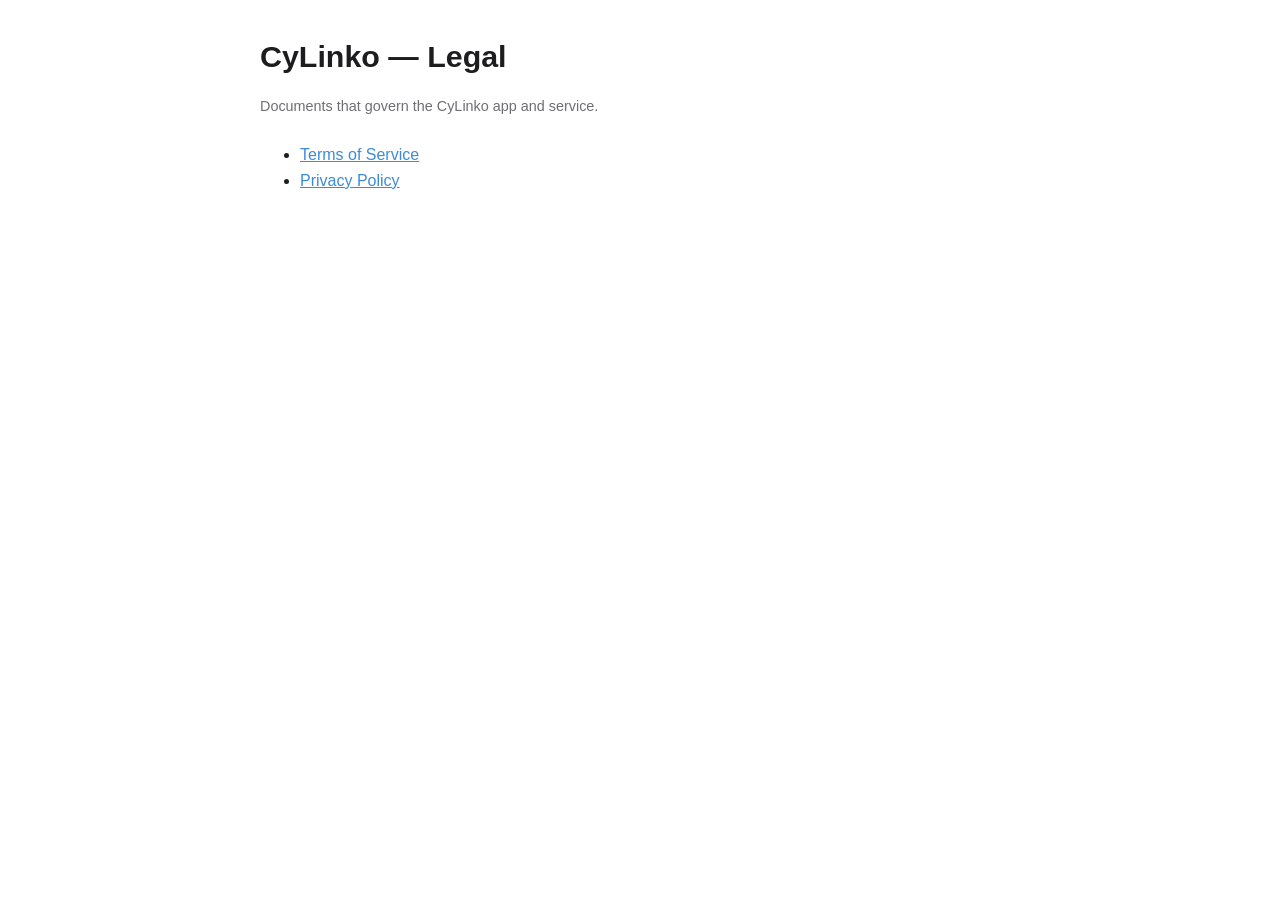
<file: index.html>
<!DOCTYPE html><html lang="en"><head><meta charset="utf-8"><meta name="viewport" content="width=device-width,initial-scale=1"><title>CyLinko — Legal</title><link rel="stylesheet" href="style.css"></head>
<body><main><h1>CyLinko — Legal</h1><p class="meta">Documents that govern the CyLinko app and service.</p>
<ul><li><a href="terms-of-service.html">Terms of Service</a></li><li><a href="privacy-policy.html">Privacy Policy</a></li></ul></main></body></html>
</file>
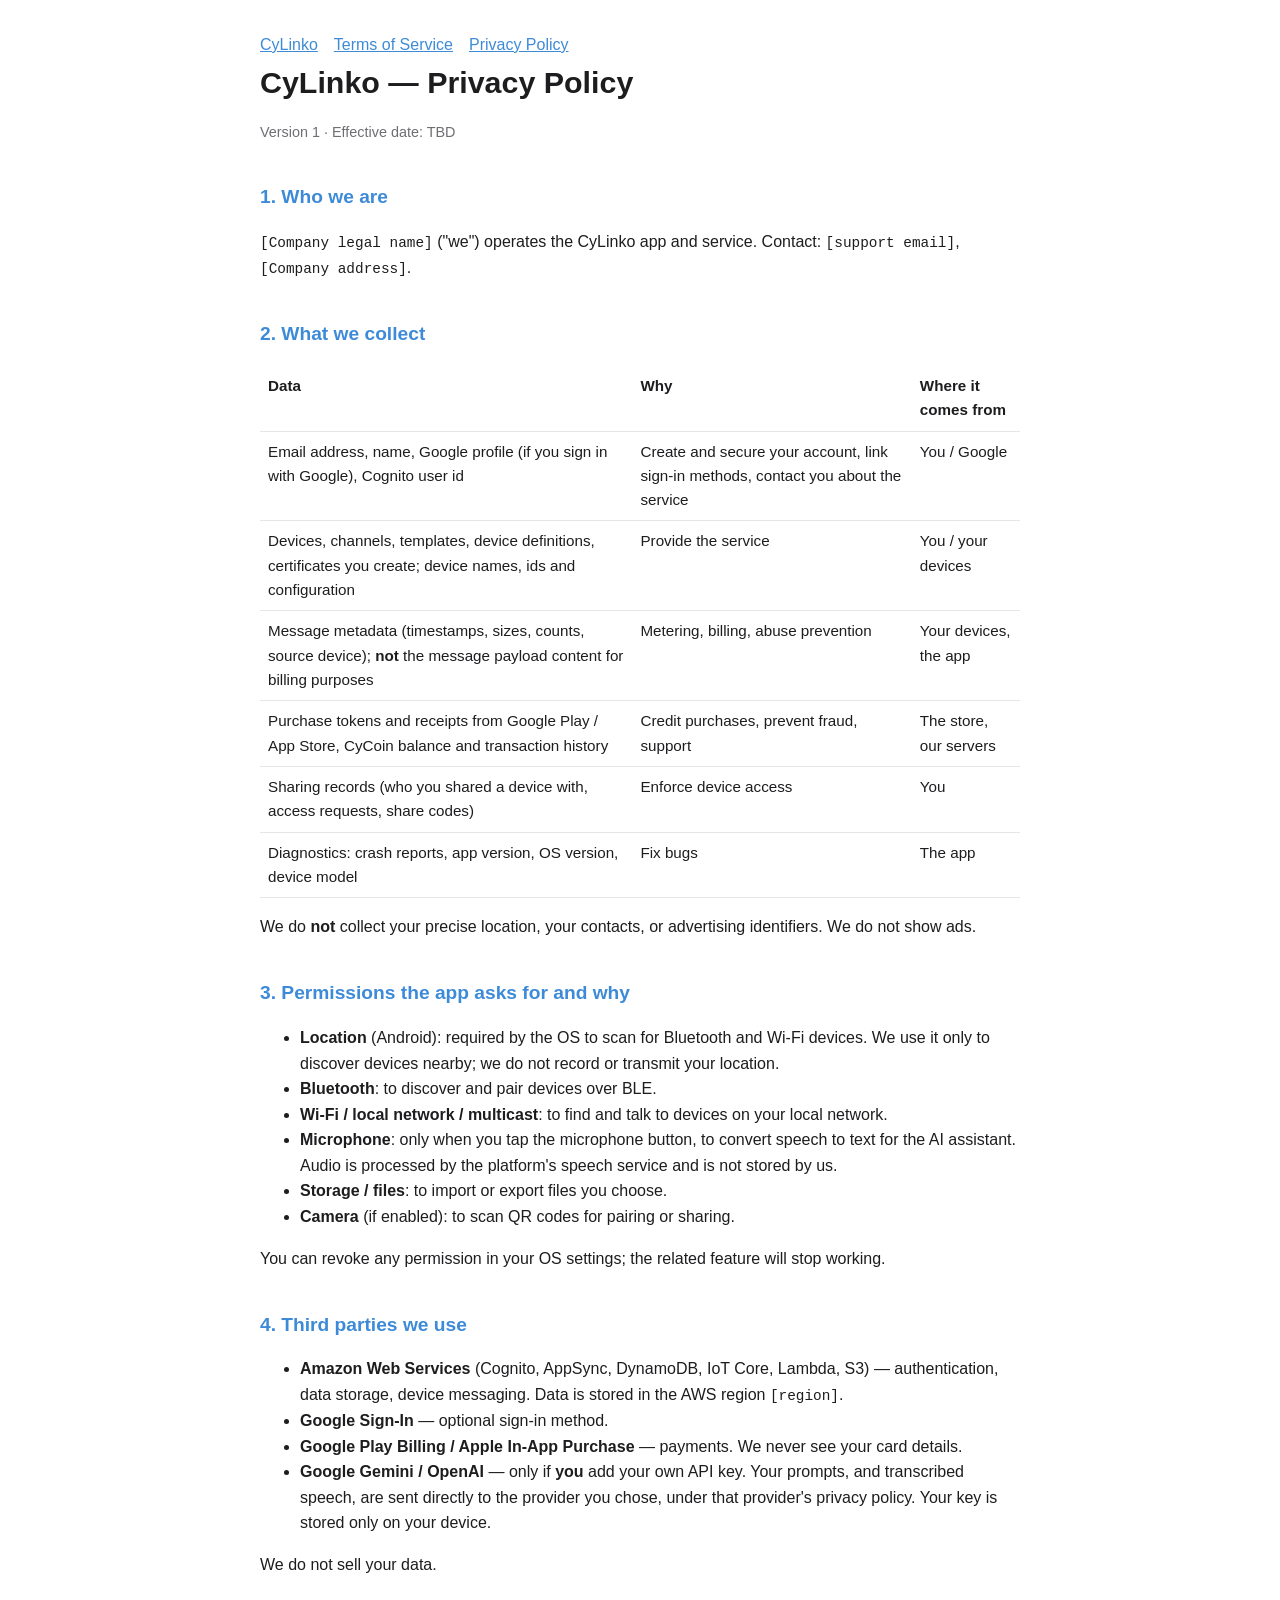
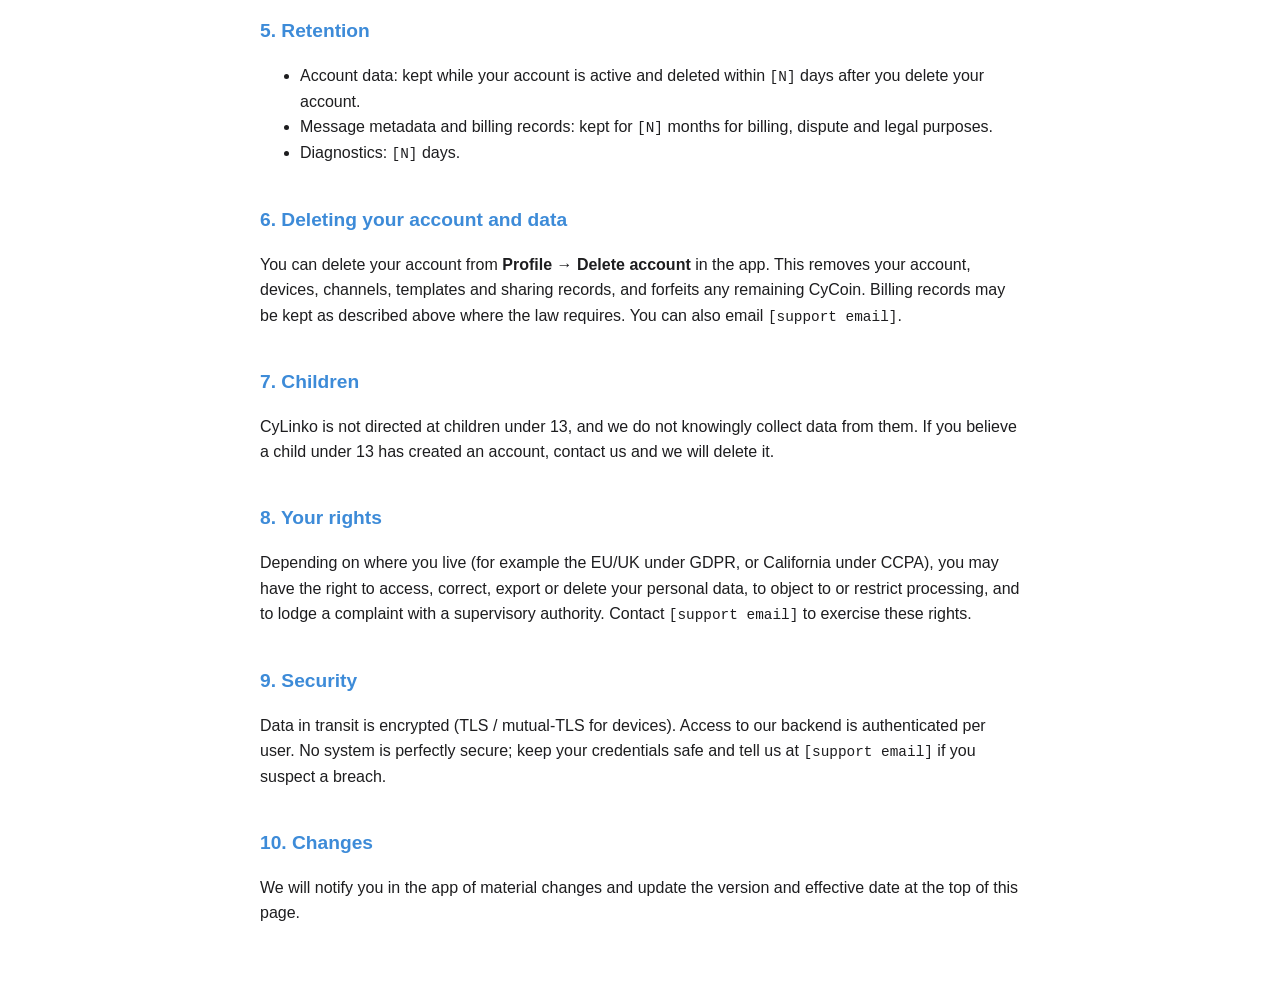
<file: privacy-policy.html>
<!DOCTYPE html>
<html xmlns="http://www.w3.org/1999/xhtml">
<head>
  <meta charset="utf-8" />
  <meta name="generator" content="pandoc 3.10.2" />
  <meta name="viewport" content="width=device-width, initial-scale=1.0, user-scalable=yes" />
  <title>CyLinko — Privacy Policy</title>
  <style>
    /* Default styles provided by pandoc.
    ** See https://pandoc.org/MANUAL.html#variables-for-html for config info.
    */
    span.smallcaps{font-variant: small-caps;}
    div.columns{display: flex; gap: 1.5em;}
    div.column{flex: auto;}
    @media screen {
    div.columns{gap: min(4vw, 1.5em);}
    div.column{overflow-x: auto;}
    }
    div.hanging-indent{margin-left: 1.5em; text-indent: -1.5em;}
    /* The extra [class] is a hack that increases specificity enough to
       override a similar rule in reveal.js */
    ul.task-list[class]{list-style: none;}
    ul.task-list li input[type="checkbox"] {
      font-size: inherit;
      width: 0.8em;
      margin: 0 0.8em 0.2em -1.6em;
      vertical-align: middle;
    }
    .display.math{display: block; text-align: center; margin: 0.5rem auto;}
  </style>
  <link rel="stylesheet" href="style.css" />
  <meta name="viewport" content="width=device-width,initial-scale=1">
</head>
<body><main><nav><a href="index.html">CyLinko</a><a href="terms-of-service.html">Terms of Service</a><a href="privacy-policy.html">Privacy Policy</a></nav>
<h1>CyLinko — Privacy Policy</h1><p class="meta">Version 1 · Effective date: TBD</p>
<h2 id="1-who-we-are">1. Who we are</h2>
<p><code>[Company legal name]</code> ("we") operates the CyLinko app and
service. Contact: <code>[support email]</code>,
<code>[Company address]</code>.</p>
<h2 id="2-what-we-collect">2. What we collect</h2>
<table>
<thead>
<tr>
<th>Data</th>
<th>Why</th>
<th>Where it comes from</th>
</tr>
</thead>
<tbody>
<tr>
<td>Email address, name, Google profile (if you sign in with Google),
Cognito user id</td>
<td>Create and secure your account, link sign-in methods, contact you
about the service</td>
<td>You / Google</td>
</tr>
<tr>
<td>Devices, channels, templates, device definitions, certificates you
create; device names, ids and configuration</td>
<td>Provide the service</td>
<td>You / your devices</td>
</tr>
<tr>
<td>Message metadata (timestamps, sizes, counts, source device);
<strong>not</strong> the message payload content for billing
purposes</td>
<td>Metering, billing, abuse prevention</td>
<td>Your devices, the app</td>
</tr>
<tr>
<td>Purchase tokens and receipts from Google Play / App Store, CyCoin
balance and transaction history</td>
<td>Credit purchases, prevent fraud, support</td>
<td>The store, our servers</td>
</tr>
<tr>
<td>Sharing records (who you shared a device with, access requests,
share codes)</td>
<td>Enforce device access</td>
<td>You</td>
</tr>
<tr>
<td>Diagnostics: crash reports, app version, OS version, device
model</td>
<td>Fix bugs</td>
<td>The app</td>
</tr>
</tbody>
</table>
<p>We do <strong>not</strong> collect your precise location, your
contacts, or advertising identifiers. We do not show ads.</p>
<h2 id="3-permissions-the-app-asks-for-and-why">3. Permissions the app
asks for and why</h2>
<ul>
<li><strong>Location</strong> (Android): required by the OS to scan for
Bluetooth and Wi-Fi devices. We use it only to discover devices nearby;
we do not record or transmit your location.</li>
<li><strong>Bluetooth</strong>: to discover and pair devices over
BLE.</li>
<li><strong>Wi-Fi / local network / multicast</strong>: to find and talk
to devices on your local network.</li>
<li><strong>Microphone</strong>: only when you tap the microphone
button, to convert speech to text for the AI assistant. Audio is
processed by the platform's speech service and is not stored by us.</li>
<li><strong>Storage / files</strong>: to import or export files you
choose.</li>
<li><strong>Camera</strong> (if enabled): to scan QR codes for pairing
or sharing.</li>
</ul>
<p>You can revoke any permission in your OS settings; the related
feature will stop working.</p>
<h2 id="4-third-parties-we-use">4. Third parties we use</h2>
<ul>
<li><strong>Amazon Web Services</strong> (Cognito, AppSync, DynamoDB,
IoT Core, Lambda, S3) — authentication, data storage, device messaging.
Data is stored in the AWS region <code>[region]</code>.</li>
<li><strong>Google Sign-In</strong> — optional sign-in method.</li>
<li><strong>Google Play Billing / Apple In-App Purchase</strong> —
payments. We never see your card details.</li>
<li><strong>Google Gemini / OpenAI</strong> — only if
<strong>you</strong> add your own API key. Your prompts, and transcribed
speech, are sent directly to the provider you chose, under that
provider's privacy policy. Your key is stored only on your device.</li>
</ul>
<p>We do not sell your data.</p>
<h2 id="5-retention">5. Retention</h2>
<ul>
<li>Account data: kept while your account is active and deleted within
<code>[N]</code> days after you delete your account.</li>
<li>Message metadata and billing records: kept for <code>[N]</code>
months for billing, dispute and legal purposes.</li>
<li>Diagnostics: <code>[N]</code> days.</li>
</ul>
<h2 id="6-deleting-your-account-and-data">6. Deleting your account and
data</h2>
<p>You can delete your account from <strong>Profile → Delete
account</strong> in the app. This removes your account, devices,
channels, templates and sharing records, and forfeits any remaining
CyCoin. Billing records may be kept as described above where the law
requires. You can also email <code>[support email]</code>.</p>
<h2 id="7-children">7. Children</h2>
<p>CyLinko is not directed at children under 13, and we do not knowingly
collect data from them. If you believe a child under 13 has created an
account, contact us and we will delete it.</p>
<h2 id="8-your-rights">8. Your rights</h2>
<p>Depending on where you live (for example the EU/UK under GDPR, or
California under CCPA), you may have the right to access, correct,
export or delete your personal data, to object to or restrict
processing, and to lodge a complaint with a supervisory authority.
Contact <code>[support email]</code> to exercise these rights.</p>
<h2 id="9-security">9. Security</h2>
<p>Data in transit is encrypted (TLS / mutual-TLS for devices). Access
to our backend is authenticated per user. No system is perfectly secure;
keep your credentials safe and tell us at <code>[support email]</code>
if you suspect a breach.</p>
<h2 id="10-changes">10. Changes</h2>
<p>We will notify you in the app of material changes and update the
version and effective date at the top of this page.</p>
</main></body>
</html>
</file>
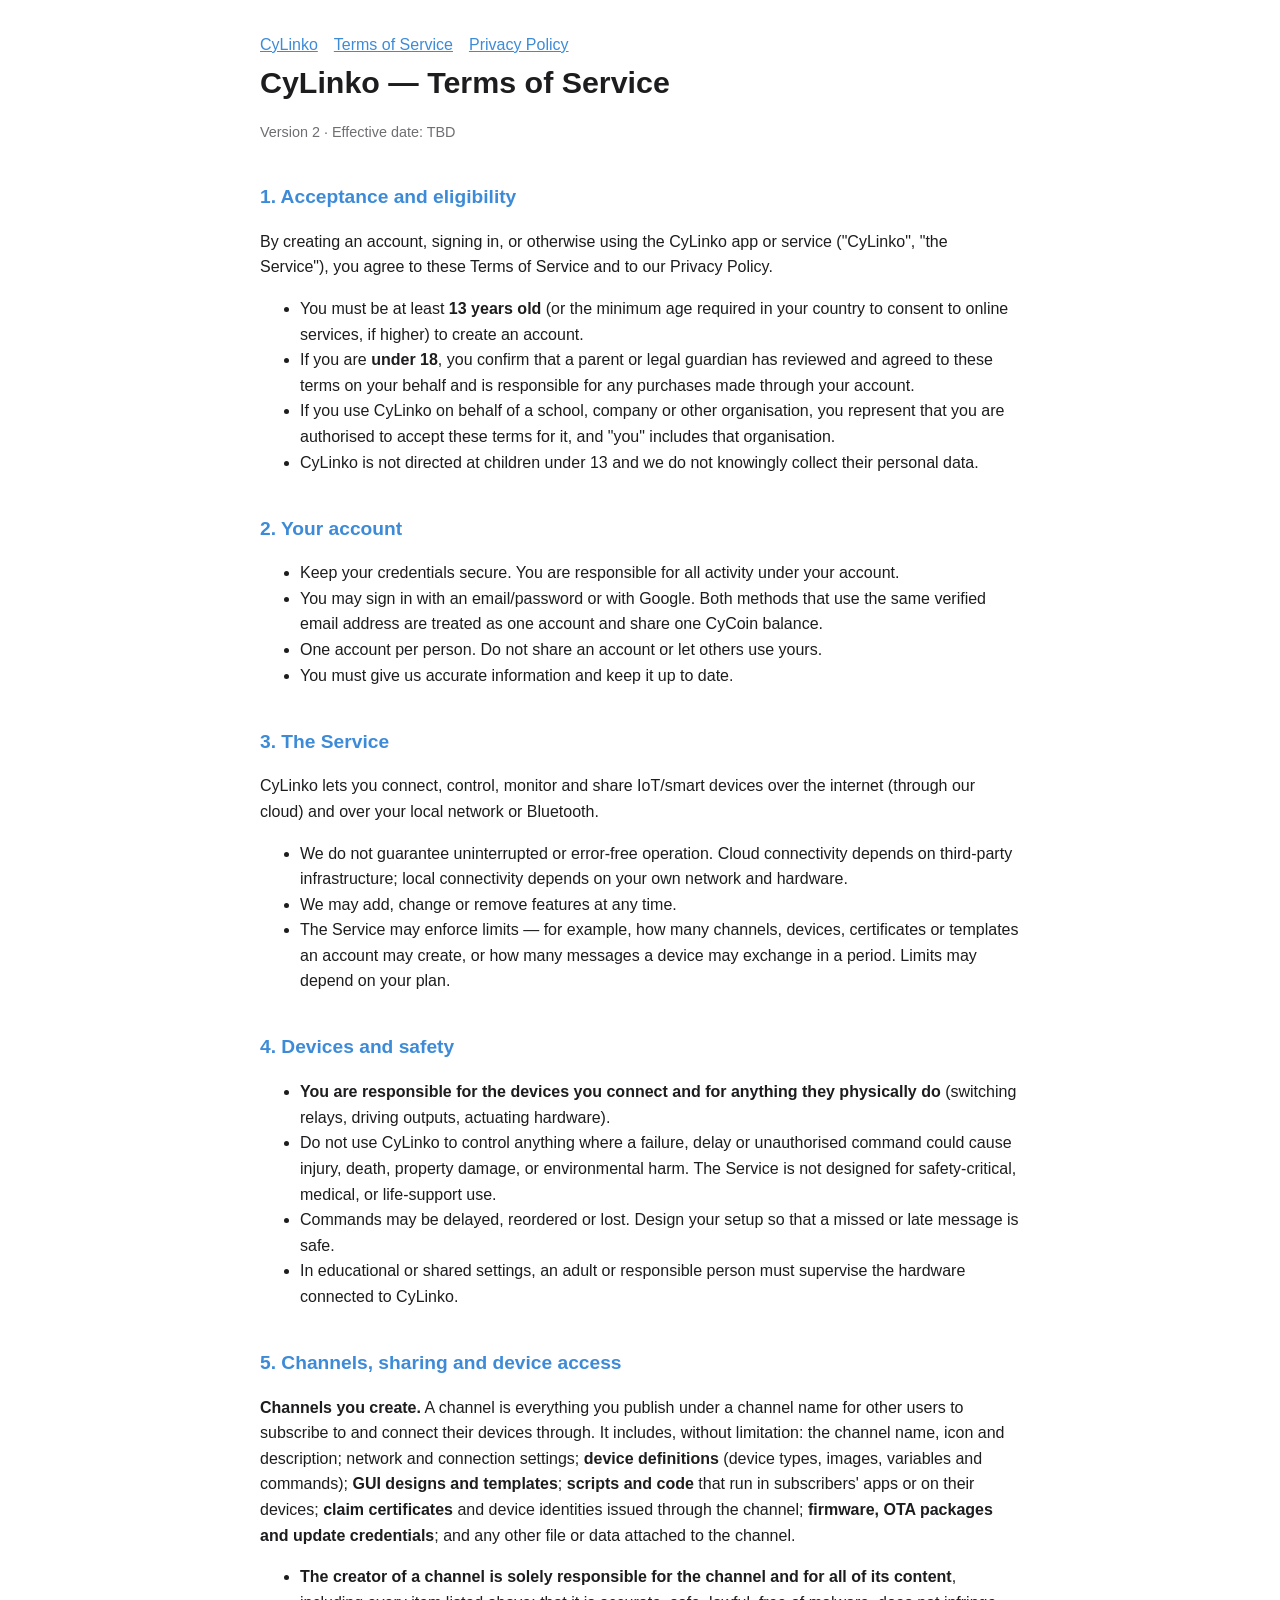
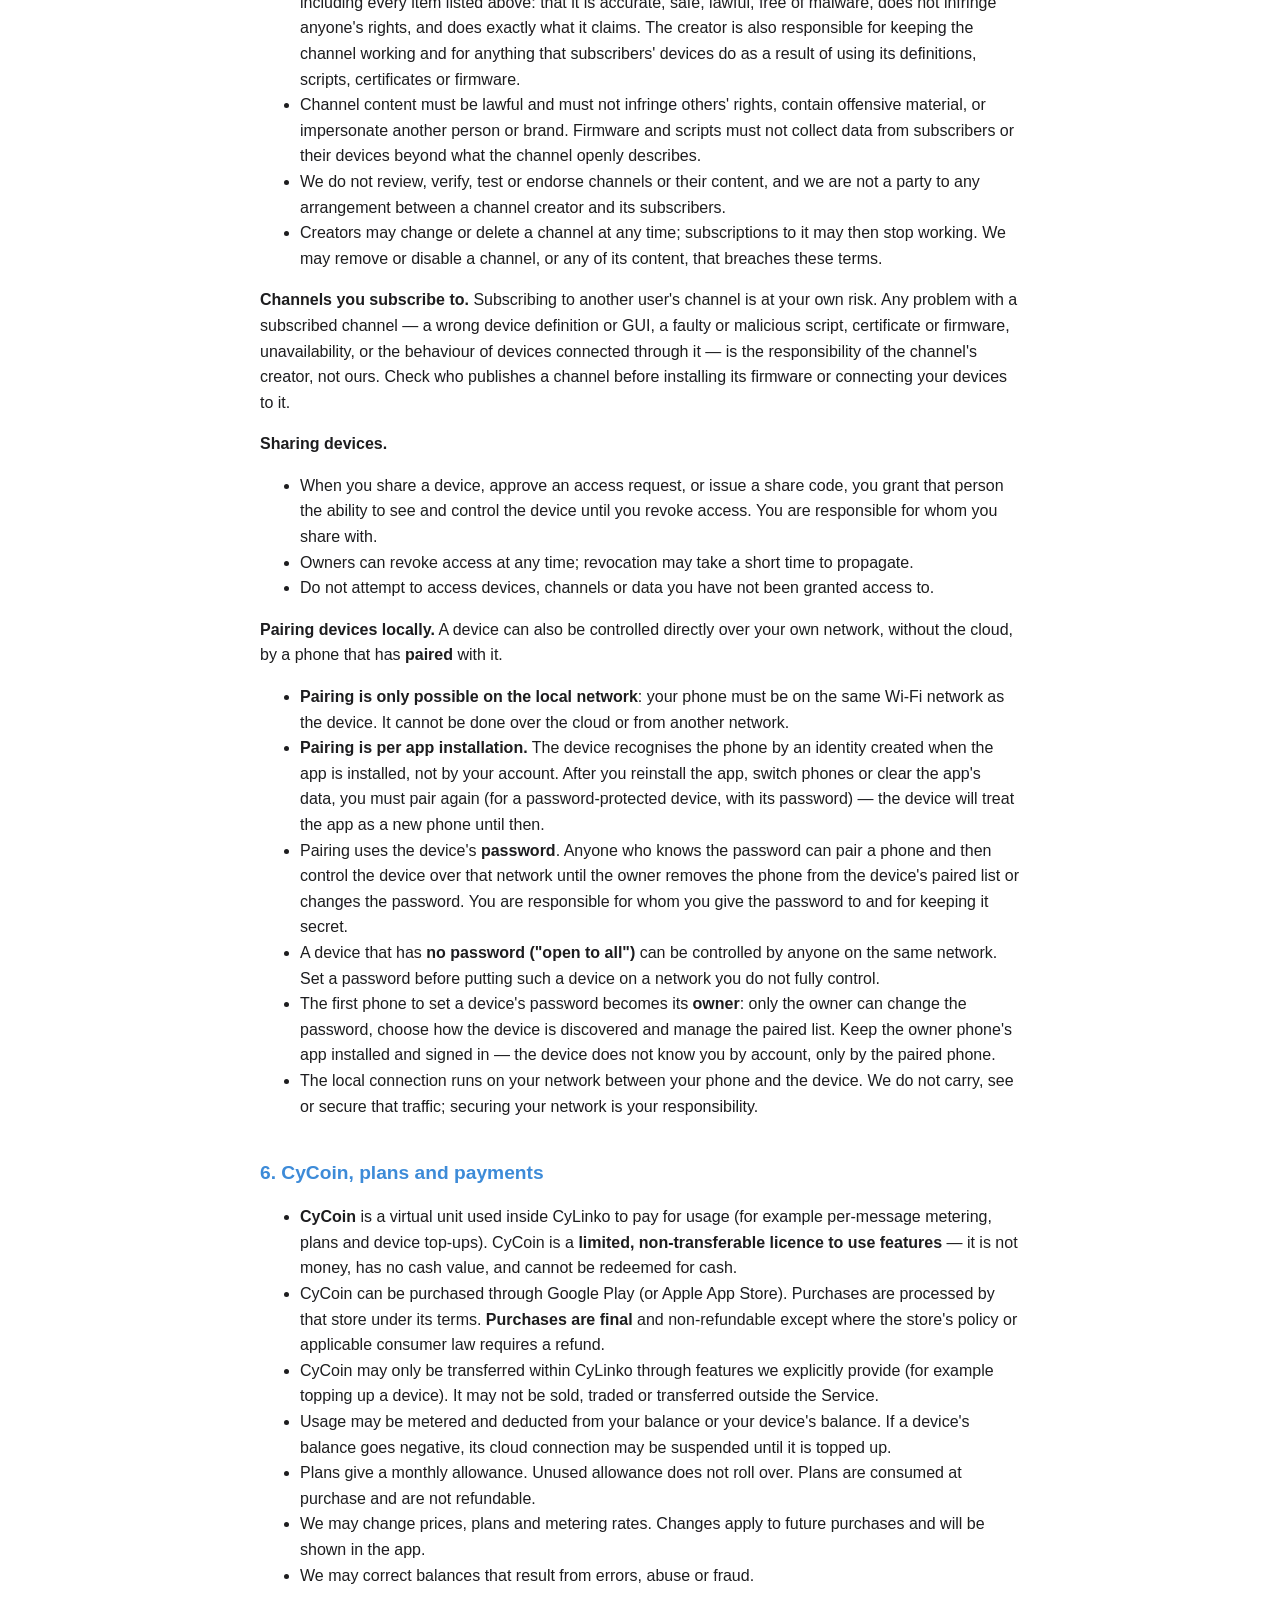
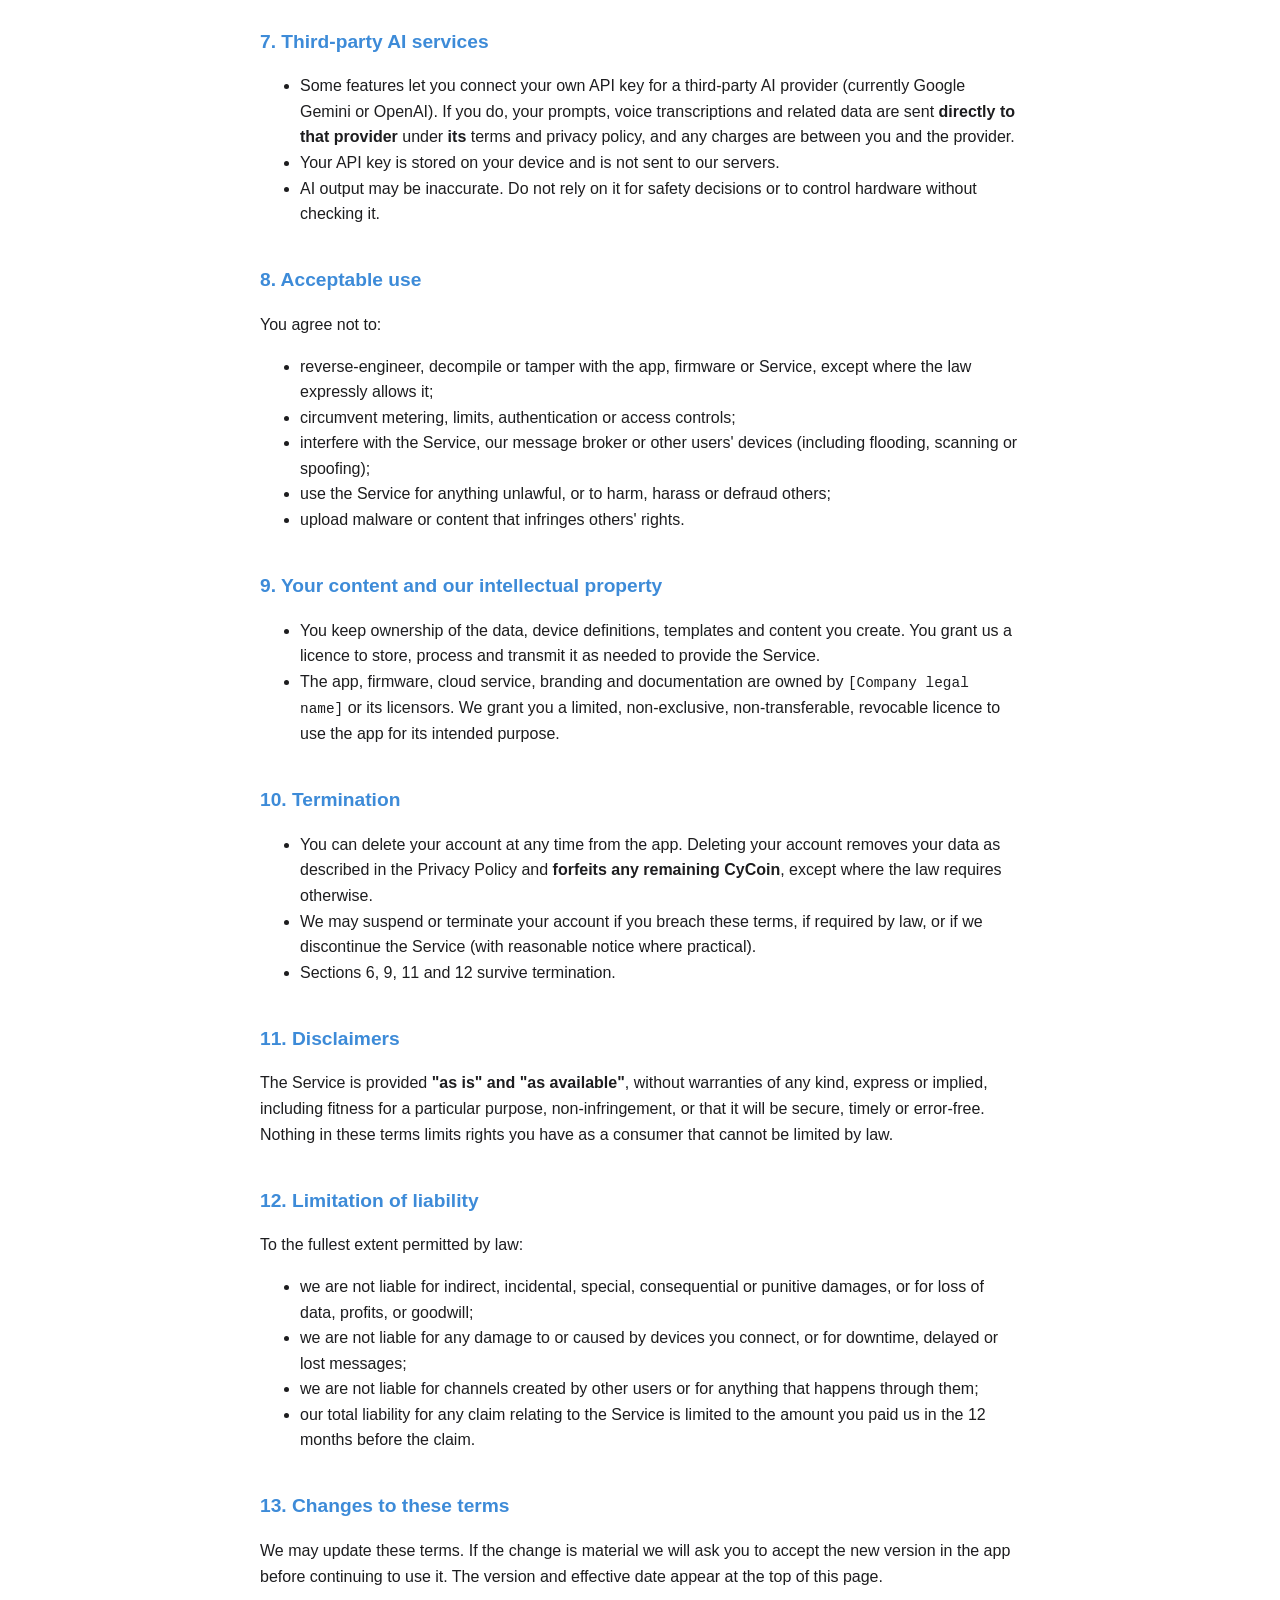
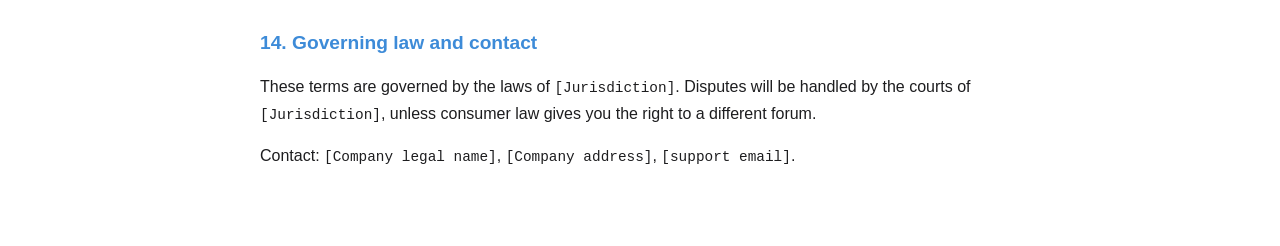
<file: terms-of-service.html>
<!DOCTYPE html>
<html xmlns="http://www.w3.org/1999/xhtml">
<head>
  <meta charset="utf-8" />
  <meta name="generator" content="pandoc 3.10.2" />
  <meta name="viewport" content="width=device-width, initial-scale=1.0, user-scalable=yes" />
  <title>CyLinko — Terms of Service</title>
  <style>
    /* Default styles provided by pandoc.
    ** See https://pandoc.org/MANUAL.html#variables-for-html for config info.
    */
    span.smallcaps{font-variant: small-caps;}
    div.columns{display: flex; gap: 1.5em;}
    div.column{flex: auto;}
    @media screen {
    div.columns{gap: min(4vw, 1.5em);}
    div.column{overflow-x: auto;}
    }
    div.hanging-indent{margin-left: 1.5em; text-indent: -1.5em;}
    /* The extra [class] is a hack that increases specificity enough to
       override a similar rule in reveal.js */
    ul.task-list[class]{list-style: none;}
    ul.task-list li input[type="checkbox"] {
      font-size: inherit;
      width: 0.8em;
      margin: 0 0.8em 0.2em -1.6em;
      vertical-align: middle;
    }
    .display.math{display: block; text-align: center; margin: 0.5rem auto;}
  </style>
  <link rel="stylesheet" href="style.css" />
  <meta name="viewport" content="width=device-width,initial-scale=1">
</head>
<body><main><nav><a href="index.html">CyLinko</a><a href="terms-of-service.html">Terms of Service</a><a href="privacy-policy.html">Privacy Policy</a></nav>
<h1>CyLinko — Terms of Service</h1><p class="meta">Version 2 · Effective date: TBD</p>
<h2 id="1-acceptance-and-eligibility">1. Acceptance and eligibility</h2>
<p>By creating an account, signing in, or otherwise using the CyLinko
app or service ("CyLinko", "the Service"), you agree to these Terms of
Service and to our Privacy Policy.</p>
<ul>
<li>You must be at least <strong>13 years old</strong> (or the minimum
age required in your country to consent to online services, if higher)
to create an account.</li>
<li>If you are <strong>under 18</strong>, you confirm that a parent or
legal guardian has reviewed and agreed to these terms on your behalf and
is responsible for any purchases made through your account.</li>
<li>If you use CyLinko on behalf of a school, company or other
organisation, you represent that you are authorised to accept these
terms for it, and "you" includes that organisation.</li>
<li>CyLinko is not directed at children under 13 and we do not knowingly
collect their personal data.</li>
</ul>
<h2 id="2-your-account">2. Your account</h2>
<ul>
<li>Keep your credentials secure. You are responsible for all activity
under your account.</li>
<li>You may sign in with an email/password or with Google. Both methods
that use the same verified email address are treated as one account and
share one CyCoin balance.</li>
<li>One account per person. Do not share an account or let others use
yours.</li>
<li>You must give us accurate information and keep it up to date.</li>
</ul>
<h2 id="3-the-service">3. The Service</h2>
<p>CyLinko lets you connect, control, monitor and share IoT/smart
devices over the internet (through our cloud) and over your local
network or Bluetooth.</p>
<ul>
<li>We do not guarantee uninterrupted or error-free operation. Cloud
connectivity depends on third-party infrastructure; local connectivity
depends on your own network and hardware.</li>
<li>We may add, change or remove features at any time.</li>
<li>The Service may enforce limits — for example, how many channels,
devices, certificates or templates an account may create, or how many
messages a device may exchange in a period. Limits may depend on your
plan.</li>
</ul>
<h2 id="4-devices-and-safety">4. Devices and safety</h2>
<ul>
<li><strong>You are responsible for the devices you connect and for
anything they physically do</strong> (switching relays, driving outputs,
actuating hardware).</li>
<li>Do not use CyLinko to control anything where a failure, delay or
unauthorised command could cause injury, death, property damage, or
environmental harm. The Service is not designed for safety-critical,
medical, or life-support use.</li>
<li>Commands may be delayed, reordered or lost. Design your setup so
that a missed or late message is safe.</li>
<li>In educational or shared settings, an adult or responsible person
must supervise the hardware connected to CyLinko.</li>
</ul>
<h2 id="5-channels-sharing-and-device-access">5. Channels, sharing and
device access</h2>
<p><strong>Channels you create.</strong> A channel is everything you
publish under a channel name for other users to subscribe to and connect
their devices through. It includes, without limitation: the channel
name, icon and description; network and connection settings;
<strong>device definitions</strong> (device types, images, variables and
commands); <strong>GUI designs and templates</strong>; <strong>scripts
and code</strong> that run in subscribers' apps or on their devices;
<strong>claim certificates</strong> and device identities issued through
the channel; <strong>firmware, OTA packages and update
credentials</strong>; and any other file or data attached to the
channel.</p>
<ul>
<li><strong>The creator of a channel is solely responsible for the
channel and for all of its content</strong>, including every item listed
above: that it is accurate, safe, lawful, free of malware, does not
infringe anyone's rights, and does exactly what it claims. The creator
is also responsible for keeping the channel working and for anything
that subscribers' devices do as a result of using its definitions,
scripts, certificates or firmware.</li>
<li>Channel content must be lawful and must not infringe others' rights,
contain offensive material, or impersonate another person or brand.
Firmware and scripts must not collect data from subscribers or their
devices beyond what the channel openly describes.</li>
<li>We do not review, verify, test or endorse channels or their content,
and we are not a party to any arrangement between a channel creator and
its subscribers.</li>
<li>Creators may change or delete a channel at any time; subscriptions
to it may then stop working. We may remove or disable a channel, or any
of its content, that breaches these terms.</li>
</ul>
<p><strong>Channels you subscribe to.</strong> Subscribing to another
user's channel is at your own risk. Any problem with a subscribed
channel — a wrong device definition or GUI, a faulty or malicious
script, certificate or firmware, unavailability, or the behaviour of
devices connected through it — is the responsibility of the channel's
creator, not ours. Check who publishes a channel before installing its
firmware or connecting your devices to it.</p>
<p><strong>Sharing devices.</strong></p>
<ul>
<li>When you share a device, approve an access request, or issue a share
code, you grant that person the ability to see and control the device
until you revoke access. You are responsible for whom you share
with.</li>
<li>Owners can revoke access at any time; revocation may take a short
time to propagate.</li>
<li>Do not attempt to access devices, channels or data you have not been
granted access to.</li>
</ul>
<p><strong>Pairing devices locally.</strong> A device can also be
controlled directly over your own network, without the cloud, by a phone
that has <strong>paired</strong> with it.</p>
<ul>
<li><strong>Pairing is only possible on the local network</strong>: your
phone must be on the same Wi-Fi network as the device. It cannot be done
over the cloud or from another network.</li>
<li><strong>Pairing is per app installation.</strong> The device
recognises the phone by an identity created when the app is installed,
not by your account. After you reinstall the app, switch phones or clear
the app's data, you must pair again (for a password-protected device,
with its password) — the device will treat the app as a new phone until
then.</li>
<li>Pairing uses the device's <strong>password</strong>. Anyone who
knows the password can pair a phone and then control the device over
that network until the owner removes the phone from the device's paired
list or changes the password. You are responsible for whom you give the
password to and for keeping it secret.</li>
<li>A device that has <strong>no password ("open to all")</strong> can
be controlled by anyone on the same network. Set a password before
putting such a device on a network you do not fully control.</li>
<li>The first phone to set a device's password becomes its
<strong>owner</strong>: only the owner can change the password, choose
how the device is discovered and manage the paired list. Keep the owner
phone's app installed and signed in — the device does not know you by
account, only by the paired phone.</li>
<li>The local connection runs on your network between your phone and the
device. We do not carry, see or secure that traffic; securing your
network is your responsibility.</li>
</ul>
<h2 id="6-cycoin-plans-and-payments">6. CyCoin, plans and payments</h2>
<ul>
<li><strong>CyCoin</strong> is a virtual unit used inside CyLinko to pay
for usage (for example per-message metering, plans and device top-ups).
CyCoin is a <strong>limited, non-transferable licence to use
features</strong> — it is not money, has no cash value, and cannot be
redeemed for cash.</li>
<li>CyCoin can be purchased through Google Play (or Apple App Store).
Purchases are processed by that store under its terms. <strong>Purchases
are final</strong> and non-refundable except where the store's policy or
applicable consumer law requires a refund.</li>
<li>CyCoin may only be transferred within CyLinko through features we
explicitly provide (for example topping up a device). It may not be
sold, traded or transferred outside the Service.</li>
<li>Usage may be metered and deducted from your balance or your device's
balance. If a device's balance goes negative, its cloud connection may
be suspended until it is topped up.</li>
<li>Plans give a monthly allowance. Unused allowance does not roll over.
Plans are consumed at purchase and are not refundable.</li>
<li>We may change prices, plans and metering rates. Changes apply to
future purchases and will be shown in the app.</li>
<li>We may correct balances that result from errors, abuse or
fraud.</li>
</ul>
<h2 id="7-third-party-ai-services">7. Third-party AI services</h2>
<ul>
<li>Some features let you connect your own API key for a third-party AI
provider (currently Google Gemini or OpenAI). If you do, your prompts,
voice transcriptions and related data are sent <strong>directly to that
provider</strong> under <strong>its</strong> terms and privacy policy,
and any charges are between you and the provider.</li>
<li>Your API key is stored on your device and is not sent to our
servers.</li>
<li>AI output may be inaccurate. Do not rely on it for safety decisions
or to control hardware without checking it.</li>
</ul>
<h2 id="8-acceptable-use">8. Acceptable use</h2>
<p>You agree not to:</p>
<ul>
<li>reverse-engineer, decompile or tamper with the app, firmware or
Service, except where the law expressly allows it;</li>
<li>circumvent metering, limits, authentication or access controls;</li>
<li>interfere with the Service, our message broker or other users'
devices (including flooding, scanning or spoofing);</li>
<li>use the Service for anything unlawful, or to harm, harass or defraud
others;</li>
<li>upload malware or content that infringes others' rights.</li>
</ul>
<h2 id="9-your-content-and-our-intellectual-property">9. Your content
and our intellectual property</h2>
<ul>
<li>You keep ownership of the data, device definitions, templates and
content you create. You grant us a licence to store, process and
transmit it as needed to provide the Service.</li>
<li>The app, firmware, cloud service, branding and documentation are
owned by <code>[Company legal name]</code> or its licensors. We grant
you a limited, non-exclusive, non-transferable, revocable licence to use
the app for its intended purpose.</li>
</ul>
<h2 id="10-termination">10. Termination</h2>
<ul>
<li>You can delete your account at any time from the app. Deleting your
account removes your data as described in the Privacy Policy and
<strong>forfeits any remaining CyCoin</strong>, except where the law
requires otherwise.</li>
<li>We may suspend or terminate your account if you breach these terms,
if required by law, or if we discontinue the Service (with reasonable
notice where practical).</li>
<li>Sections 6, 9, 11 and 12 survive termination.</li>
</ul>
<h2 id="11-disclaimers">11. Disclaimers</h2>
<p>The Service is provided <strong>"as is" and "as available"</strong>,
without warranties of any kind, express or implied, including fitness
for a particular purpose, non-infringement, or that it will be secure,
timely or error-free. Nothing in these terms limits rights you have as a
consumer that cannot be limited by law.</p>
<h2 id="12-limitation-of-liability">12. Limitation of liability</h2>
<p>To the fullest extent permitted by law:</p>
<ul>
<li>we are not liable for indirect, incidental, special, consequential
or punitive damages, or for loss of data, profits, or goodwill;</li>
<li>we are not liable for any damage to or caused by devices you
connect, or for downtime, delayed or lost messages;</li>
<li>we are not liable for channels created by other users or for
anything that happens through them;</li>
<li>our total liability for any claim relating to the Service is limited
to the amount you paid us in the 12 months before the claim.</li>
</ul>
<h2 id="13-changes-to-these-terms">13. Changes to these terms</h2>
<p>We may update these terms. If the change is material we will ask you
to accept the new version in the app before continuing to use it. The
version and effective date appear at the top of this page.</p>
<h2 id="14-governing-law-and-contact">14. Governing law and contact</h2>
<p>These terms are governed by the laws of <code>[Jurisdiction]</code>.
Disputes will be handled by the courts of <code>[Jurisdiction]</code>,
unless consumer law gives you the right to a different forum.</p>
<p>Contact: <code>[Company legal name]</code>,
<code>[Company address]</code>, <code>[support email]</code>.</p>
</main></body>
</html>
</file>
<file: style.css>
:root { color-scheme: light dark; --fg:#1d1d1f; --bg:#ffffff; --muted:#6e6e73; --accent:#3d8bd8; --rule:#e5e5ea; }
@media (prefers-color-scheme: dark) { :root { --fg:#f2f2f7; --bg:#121214; --muted:#a1a1aa; --rule:#2c2c30; } }
body { margin:0; background:var(--bg); color:var(--fg); font:16px/1.6 -apple-system,BlinkMacSystemFont,"Segoe UI",Roboto,sans-serif; }
main { max-width:760px; margin:0 auto; padding:32px 16px 64px; }
h1 { font-size:1.9rem; margin:0 0 4px; } h2 { font-size:1.2rem; margin-top:2em; color:var(--accent); }
.meta { color:var(--muted); font-size:.9rem; margin-bottom:24px; }
table { border-collapse:collapse; width:100%; font-size:.95rem; } th,td { text-align:left; vertical-align:top; padding:8px; border-bottom:1px solid var(--rule); }
blockquote { border-left:3px solid var(--accent); margin:0; padding:4px 16px; color:var(--muted); }
a { color:var(--accent); } nav a { margin-right:16px; }
code { font-size:.9em; }
</file>
